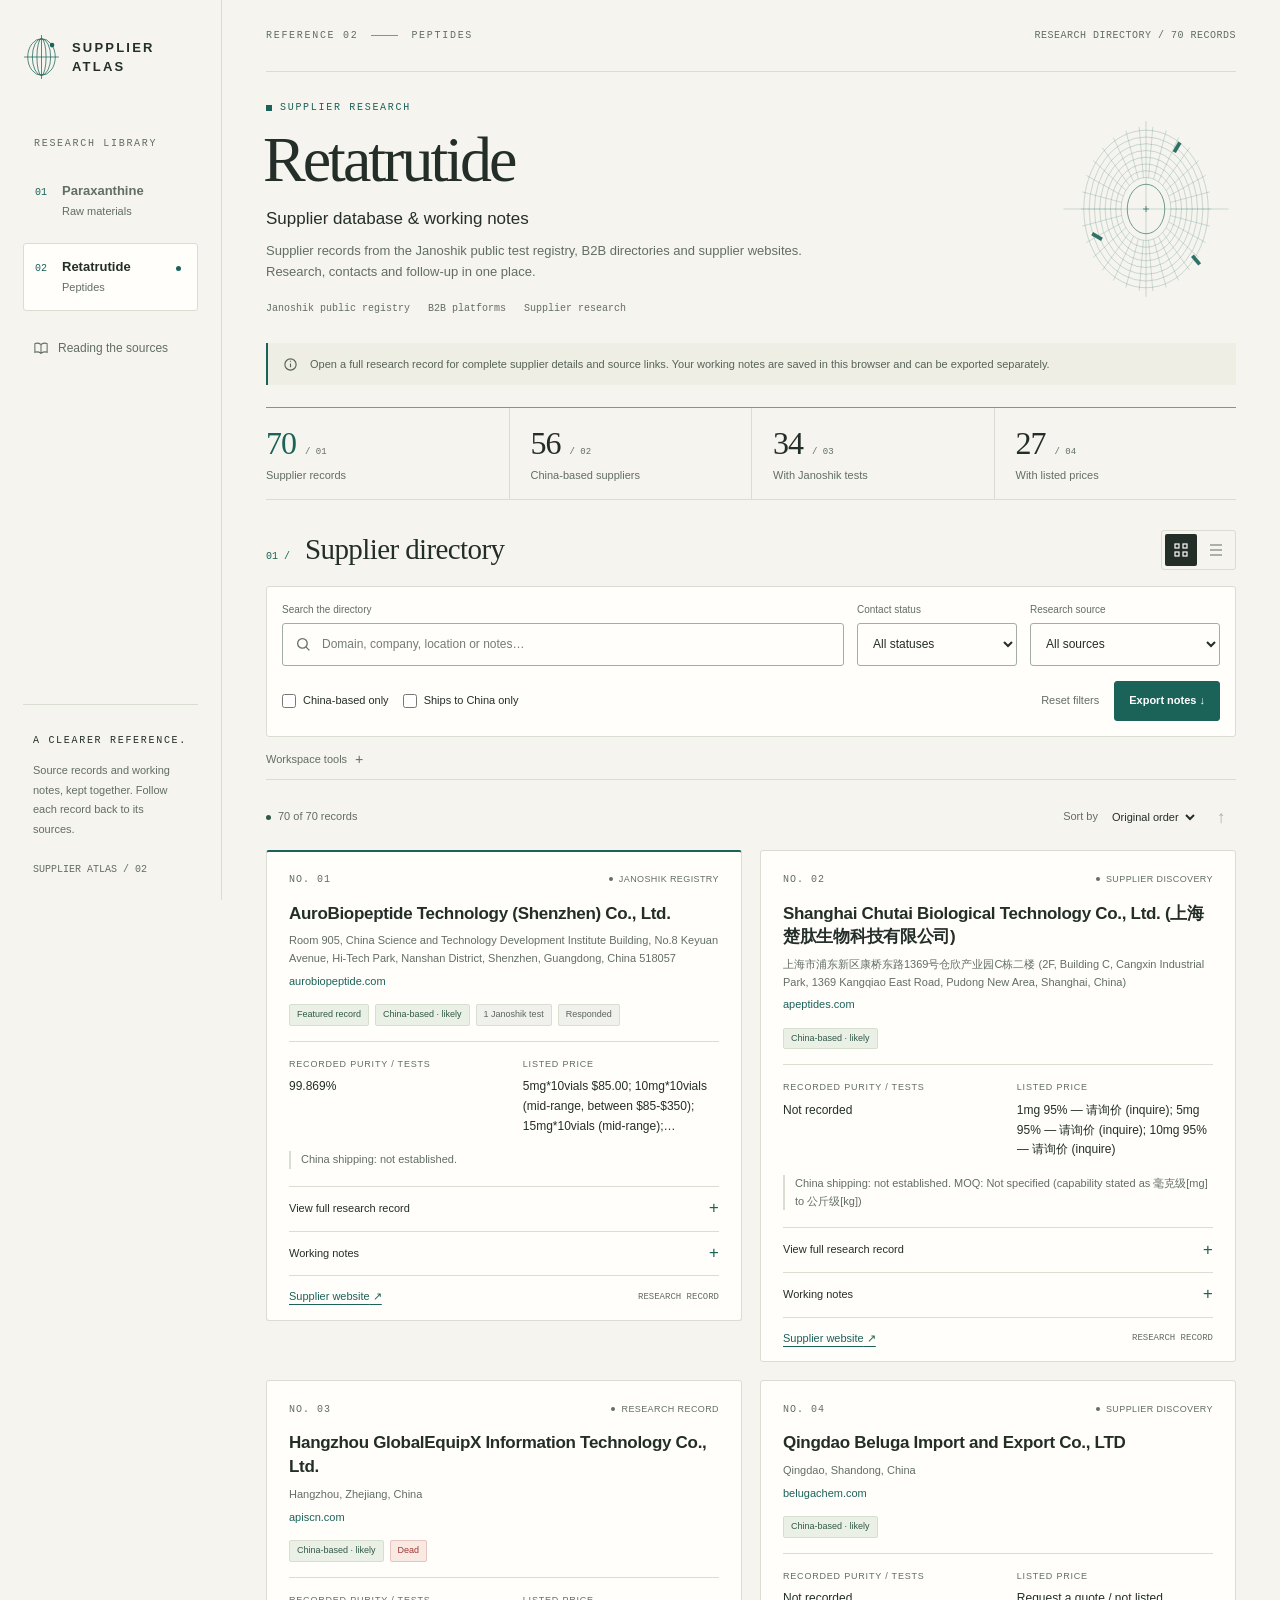
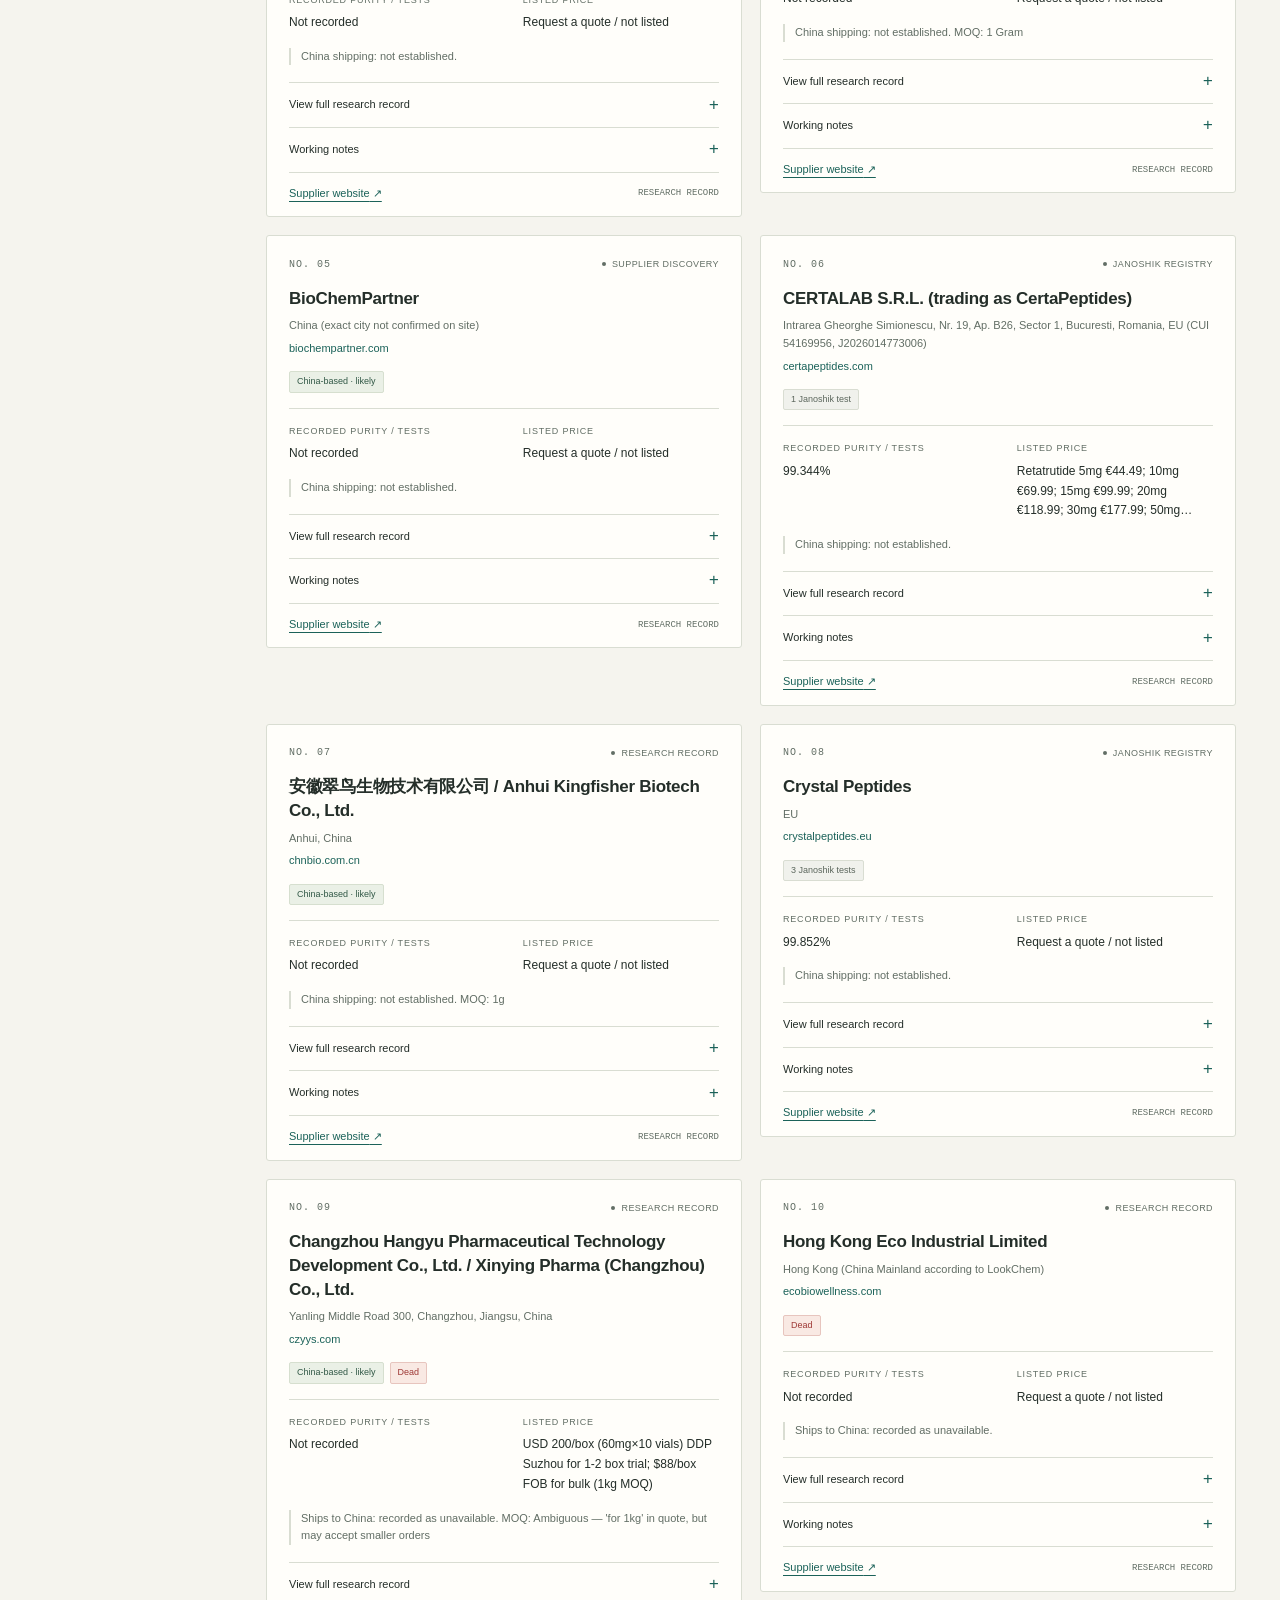
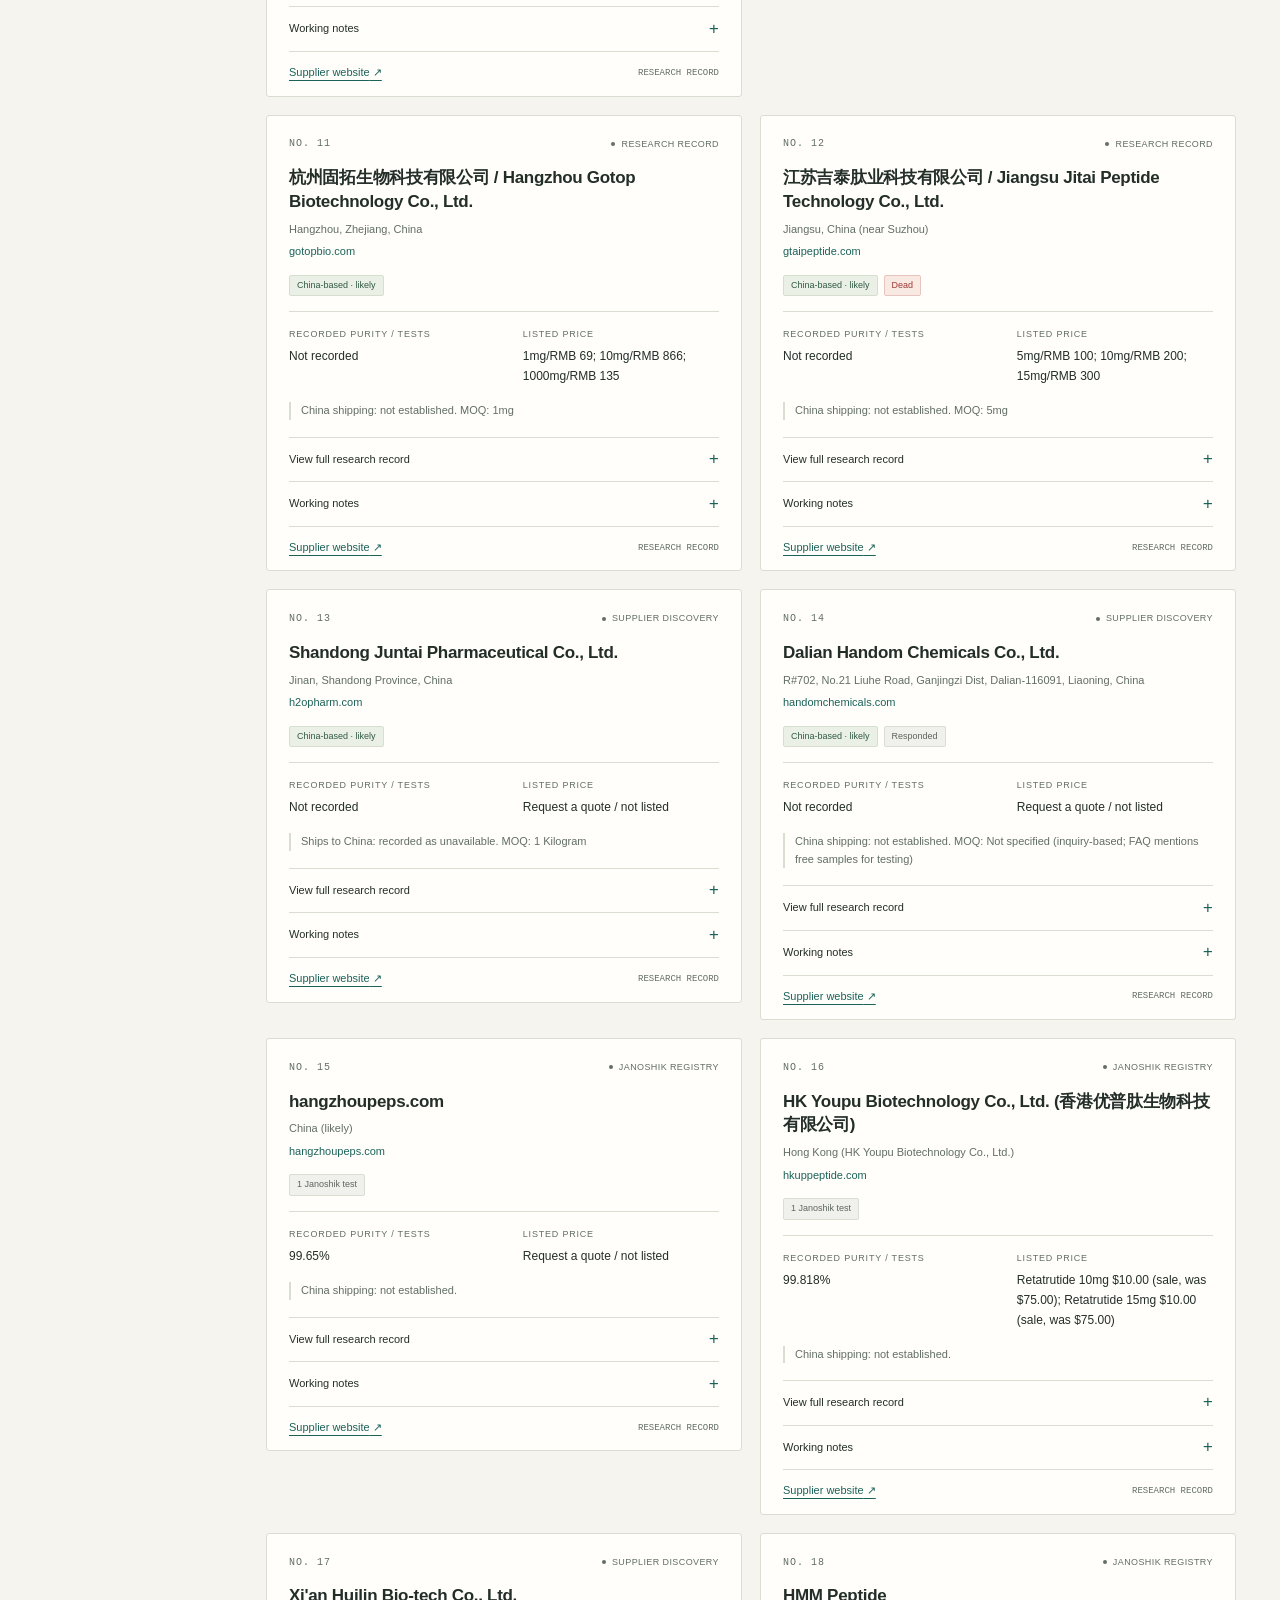
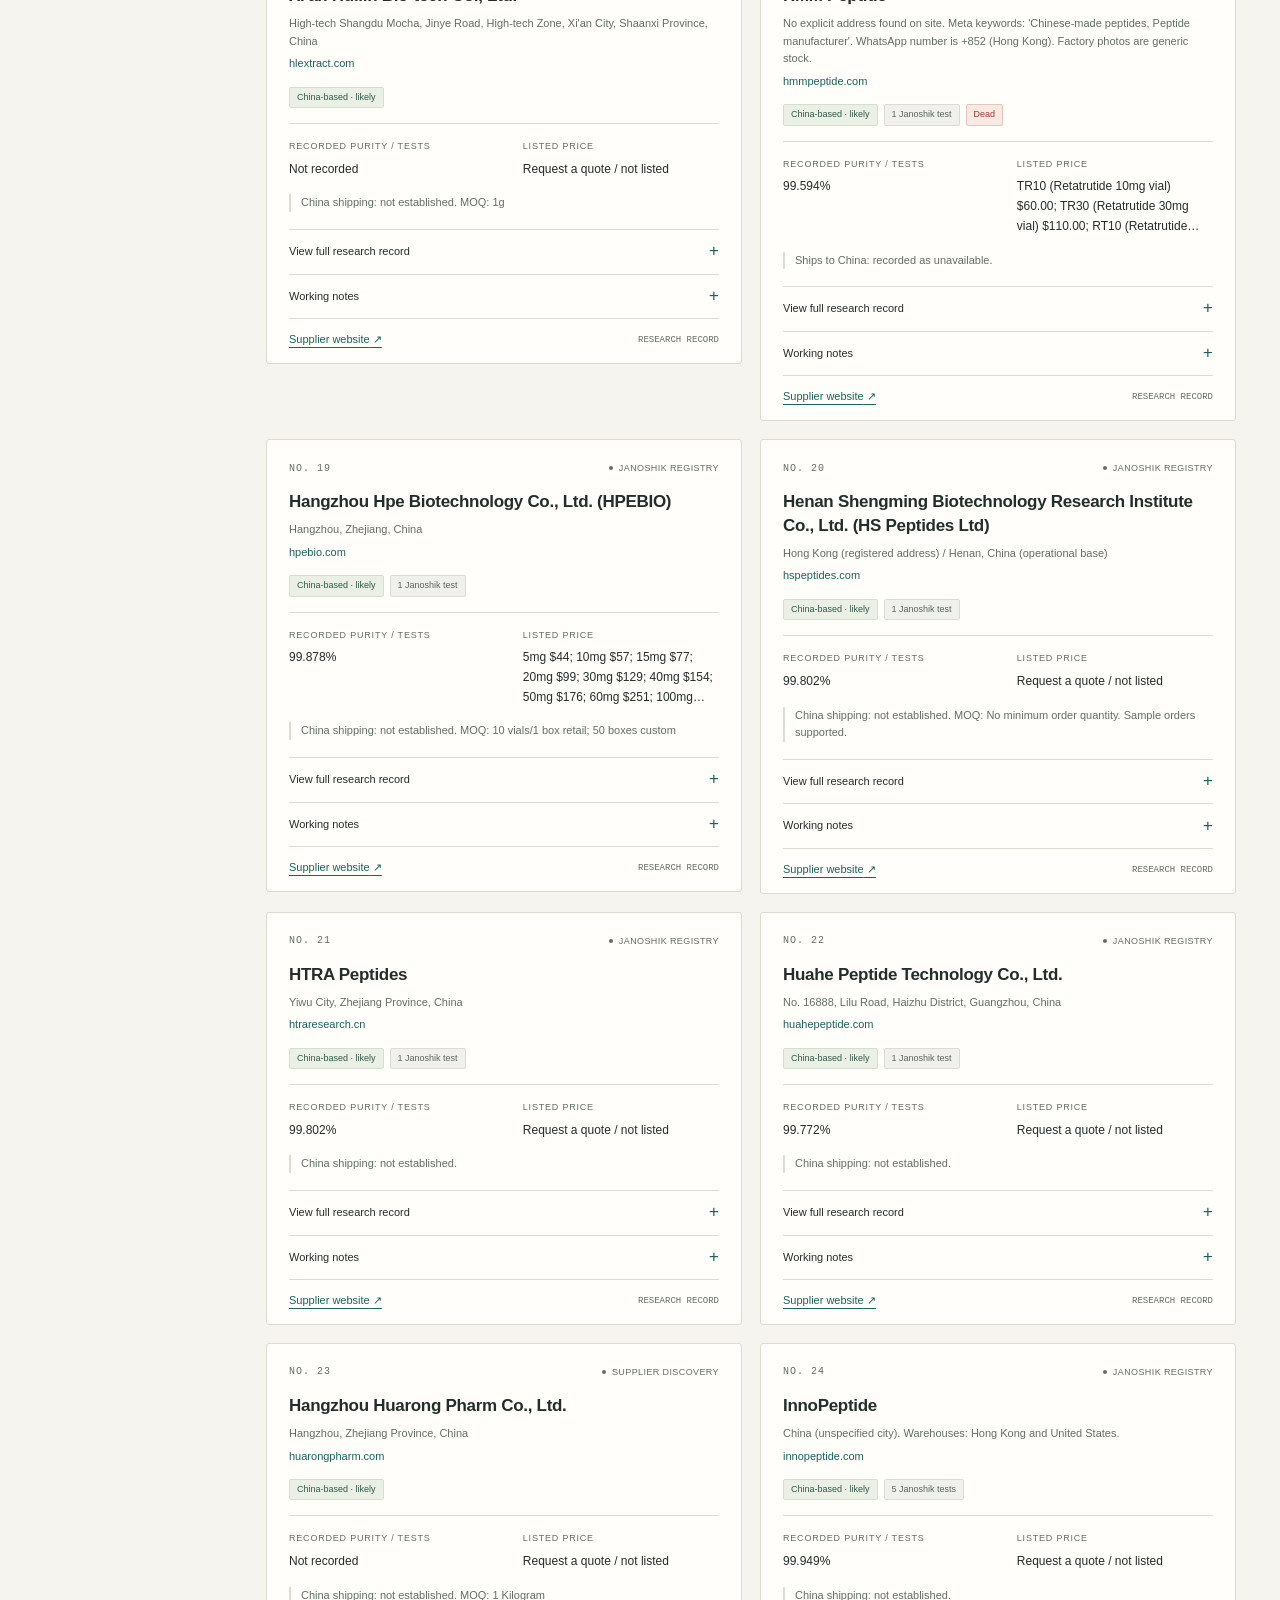
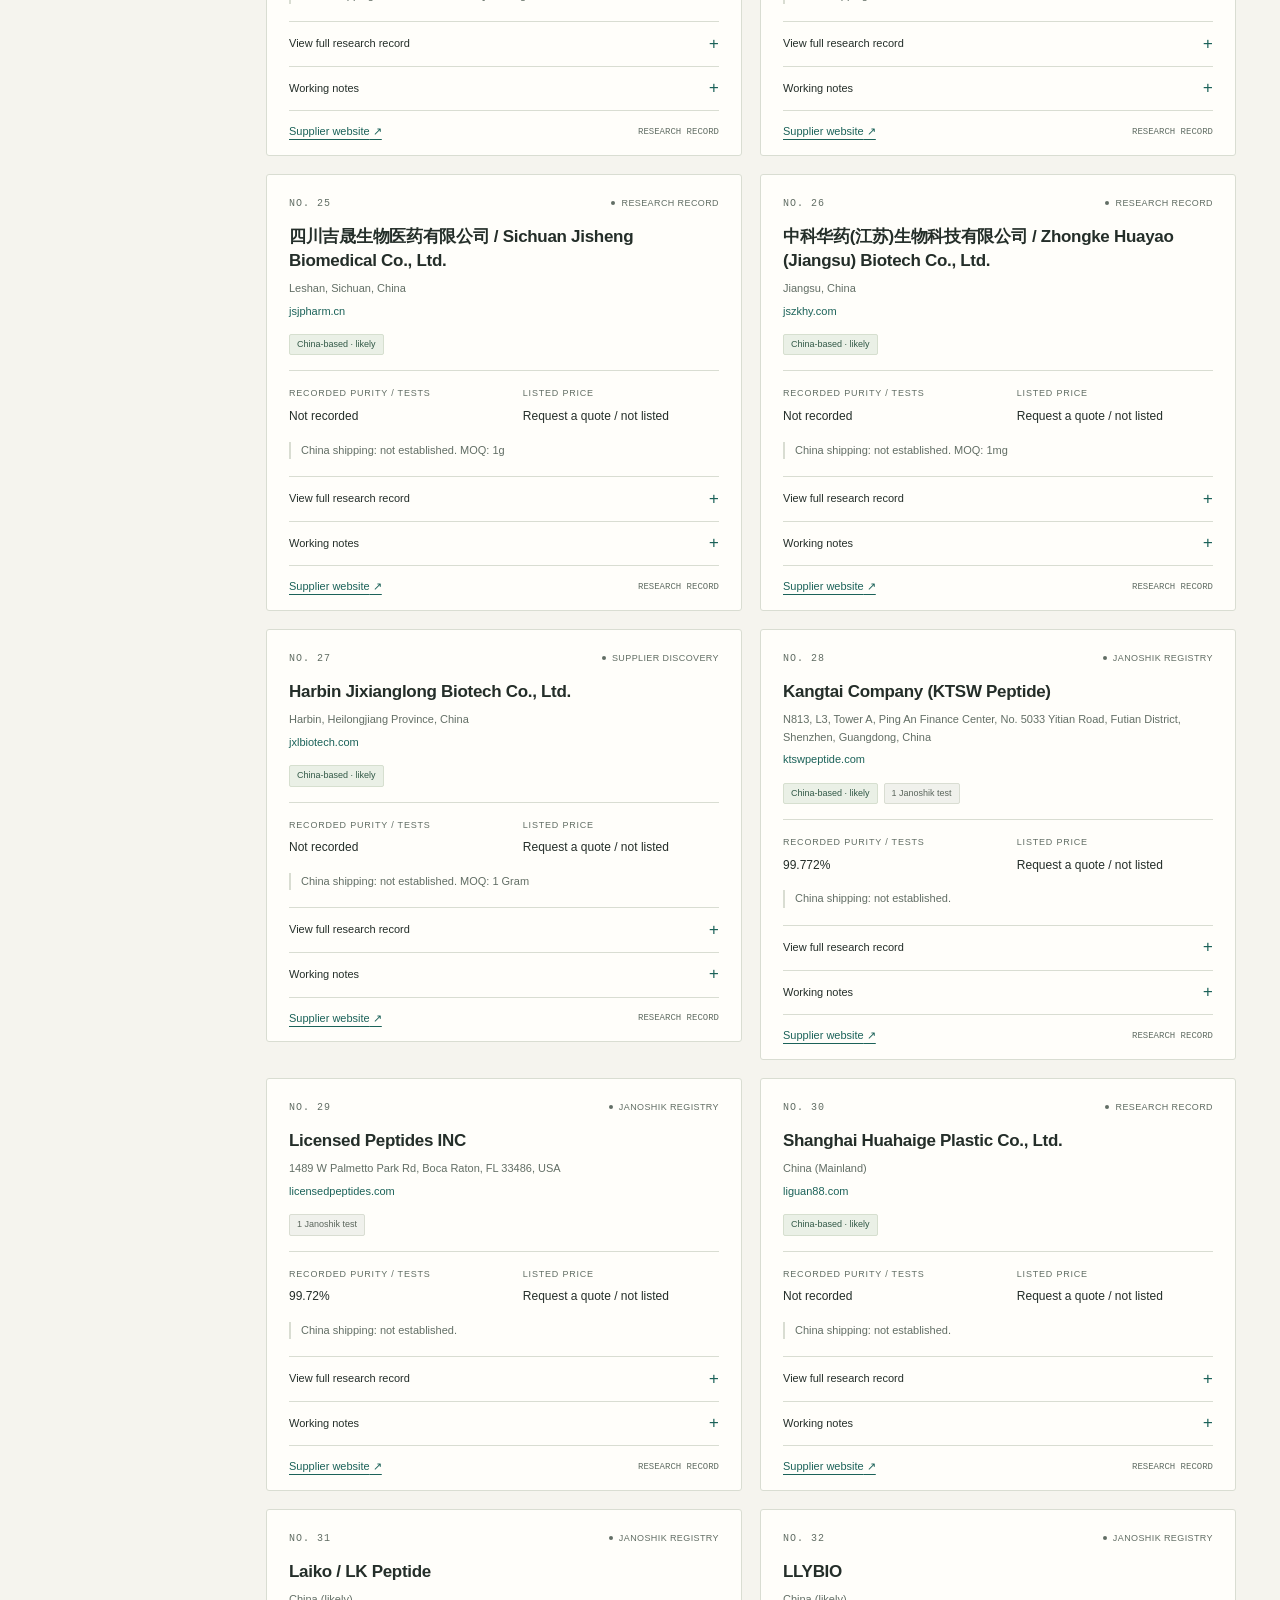
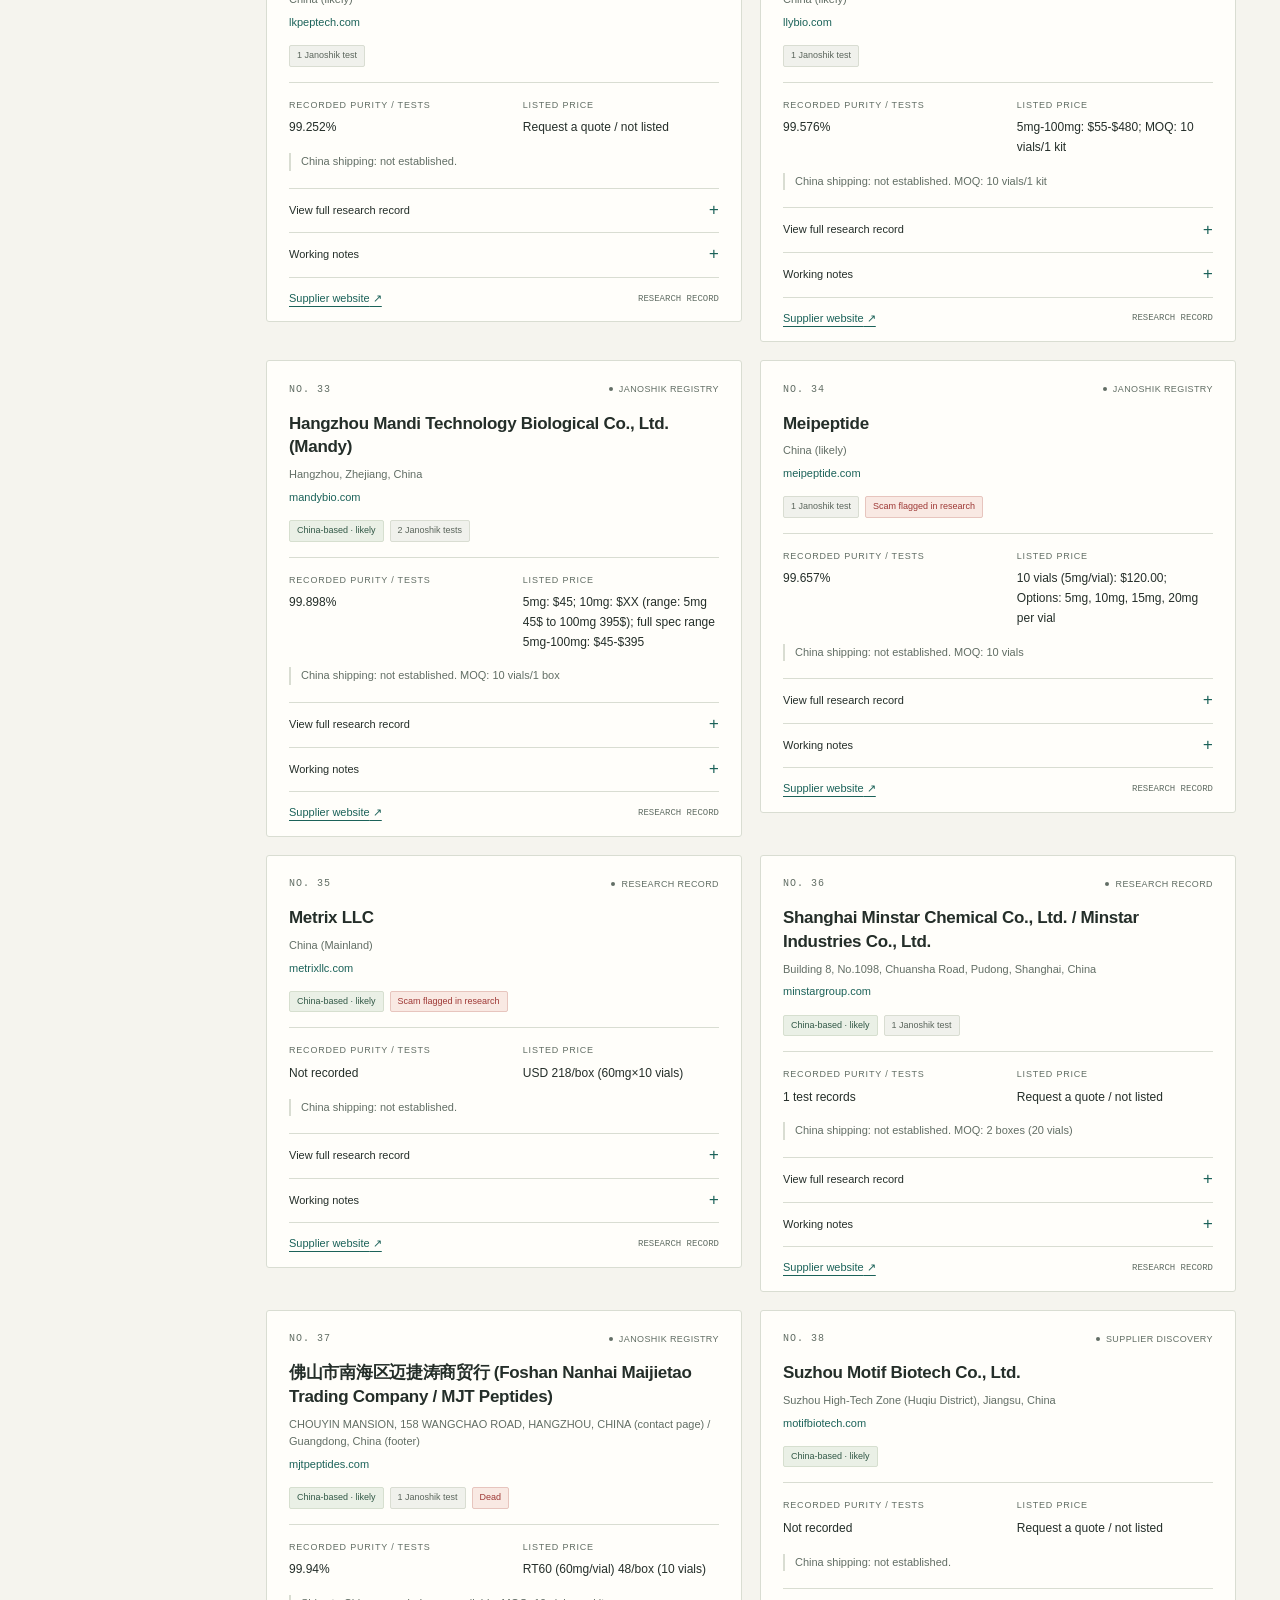
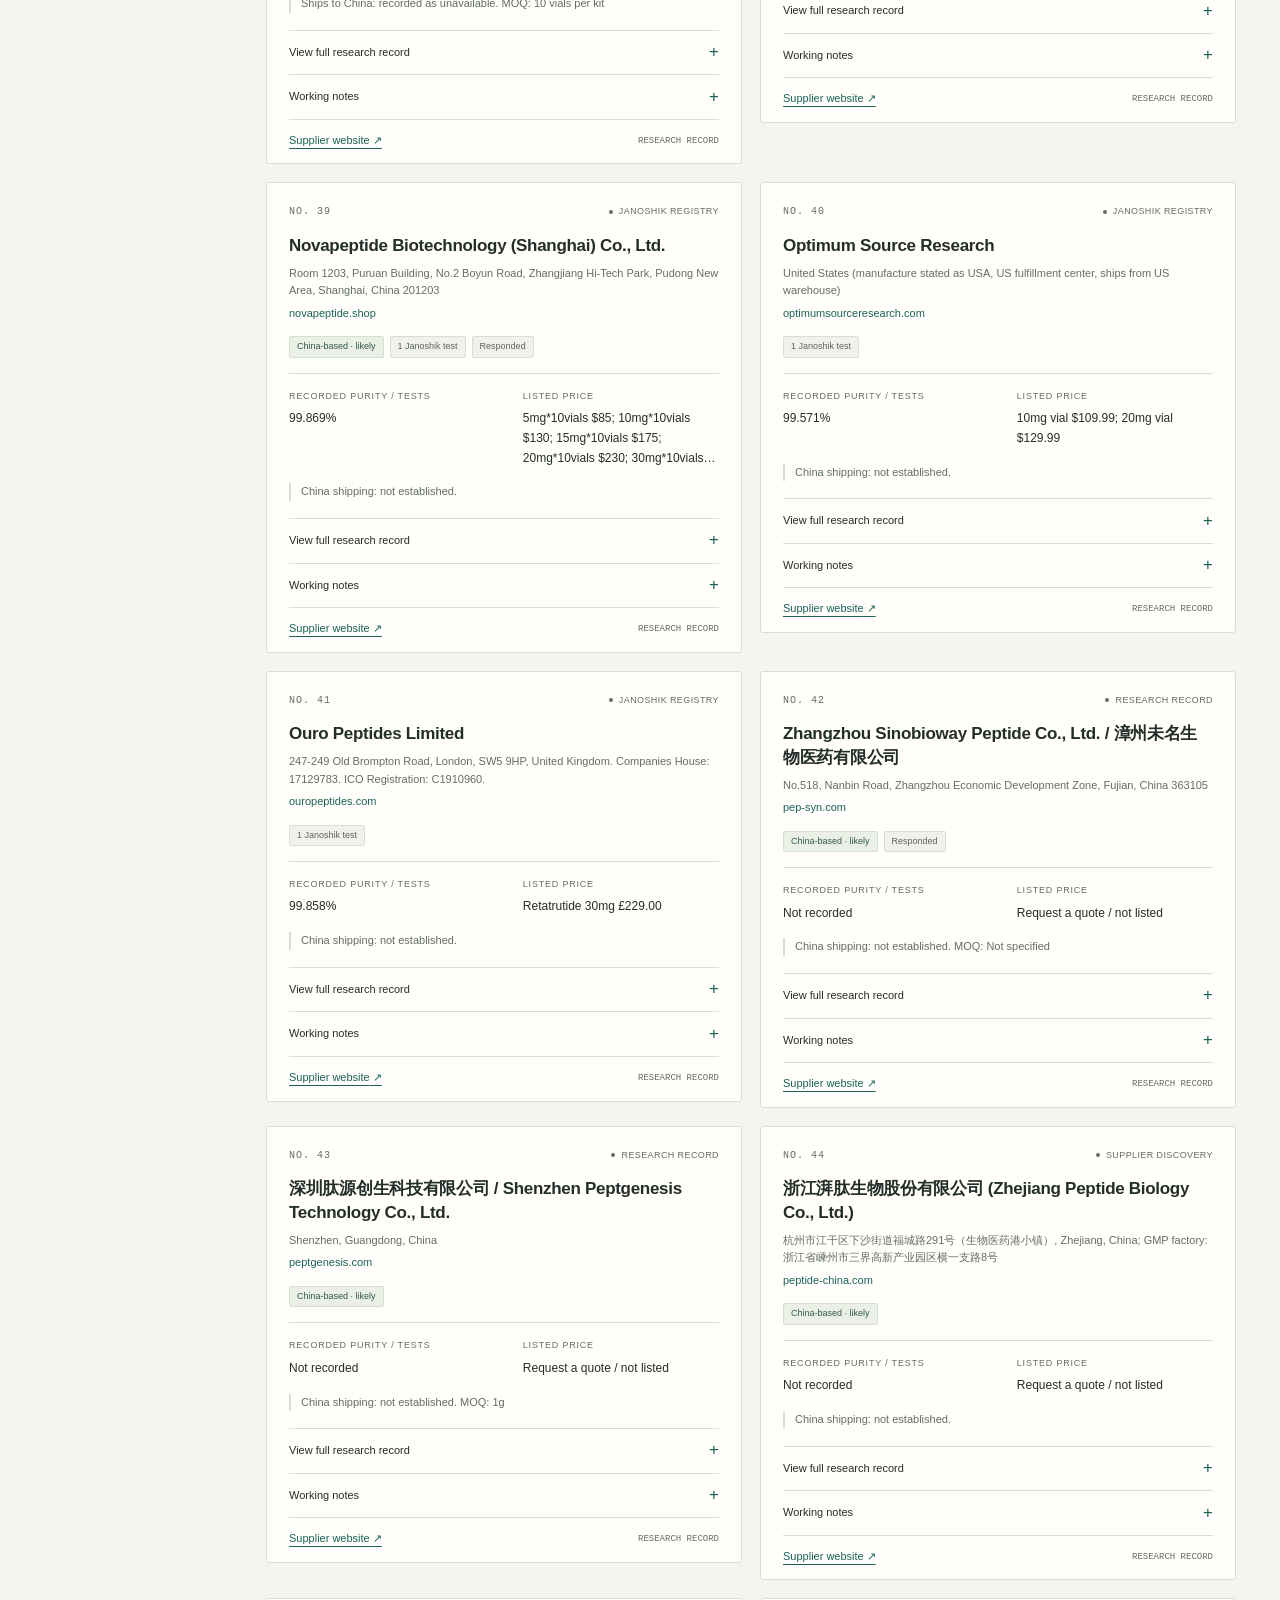
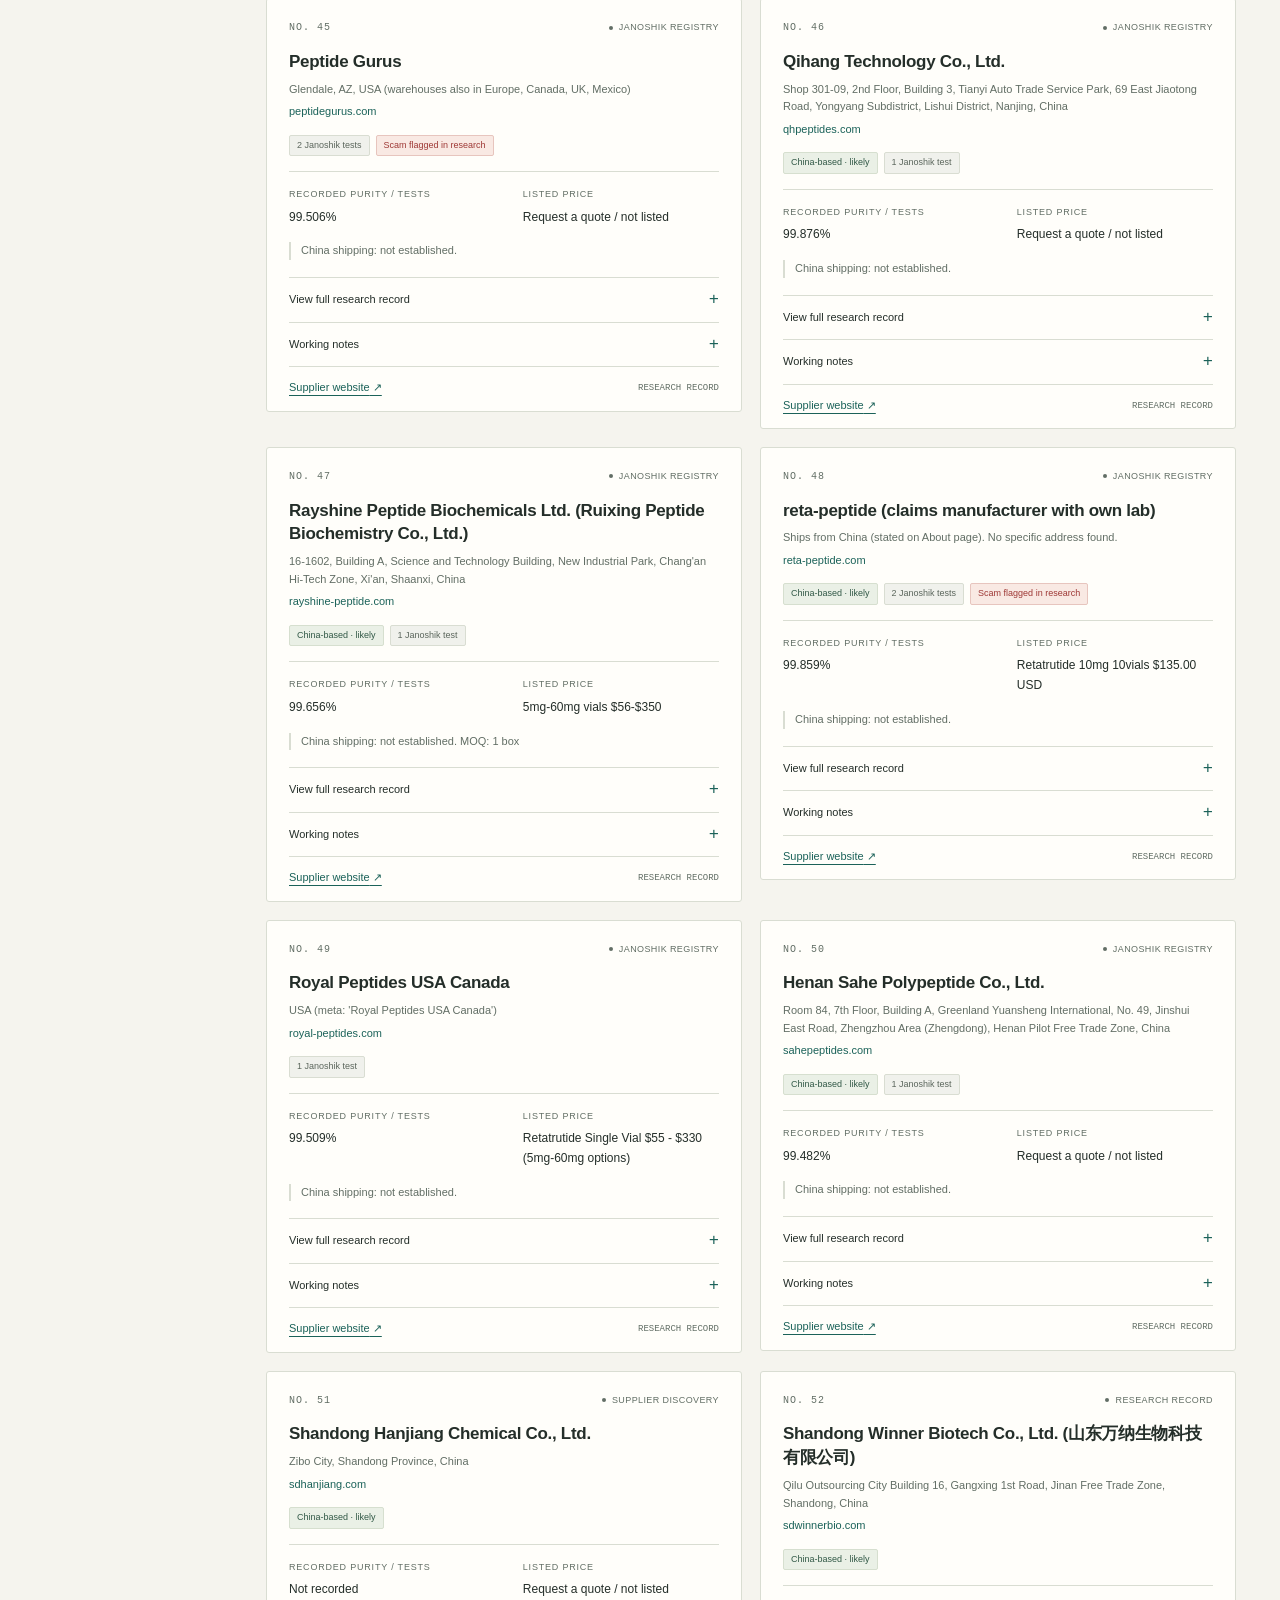
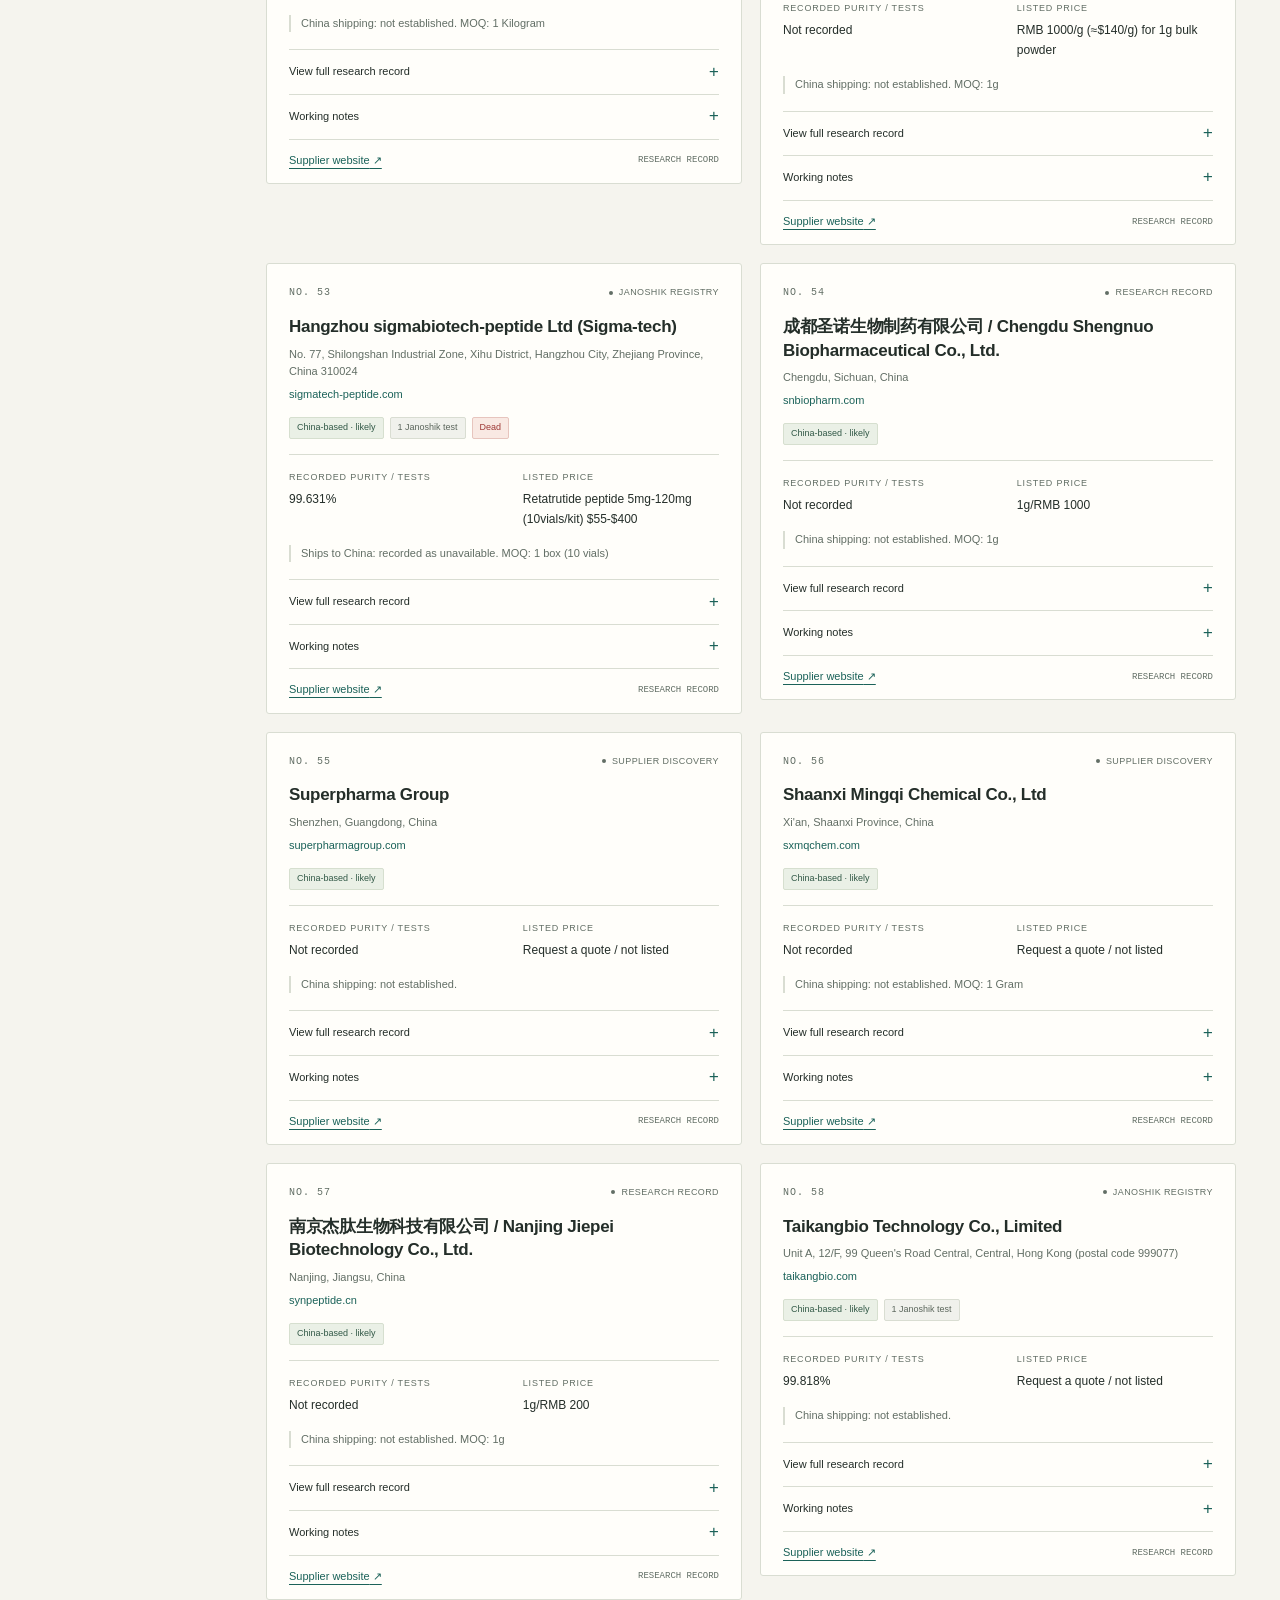
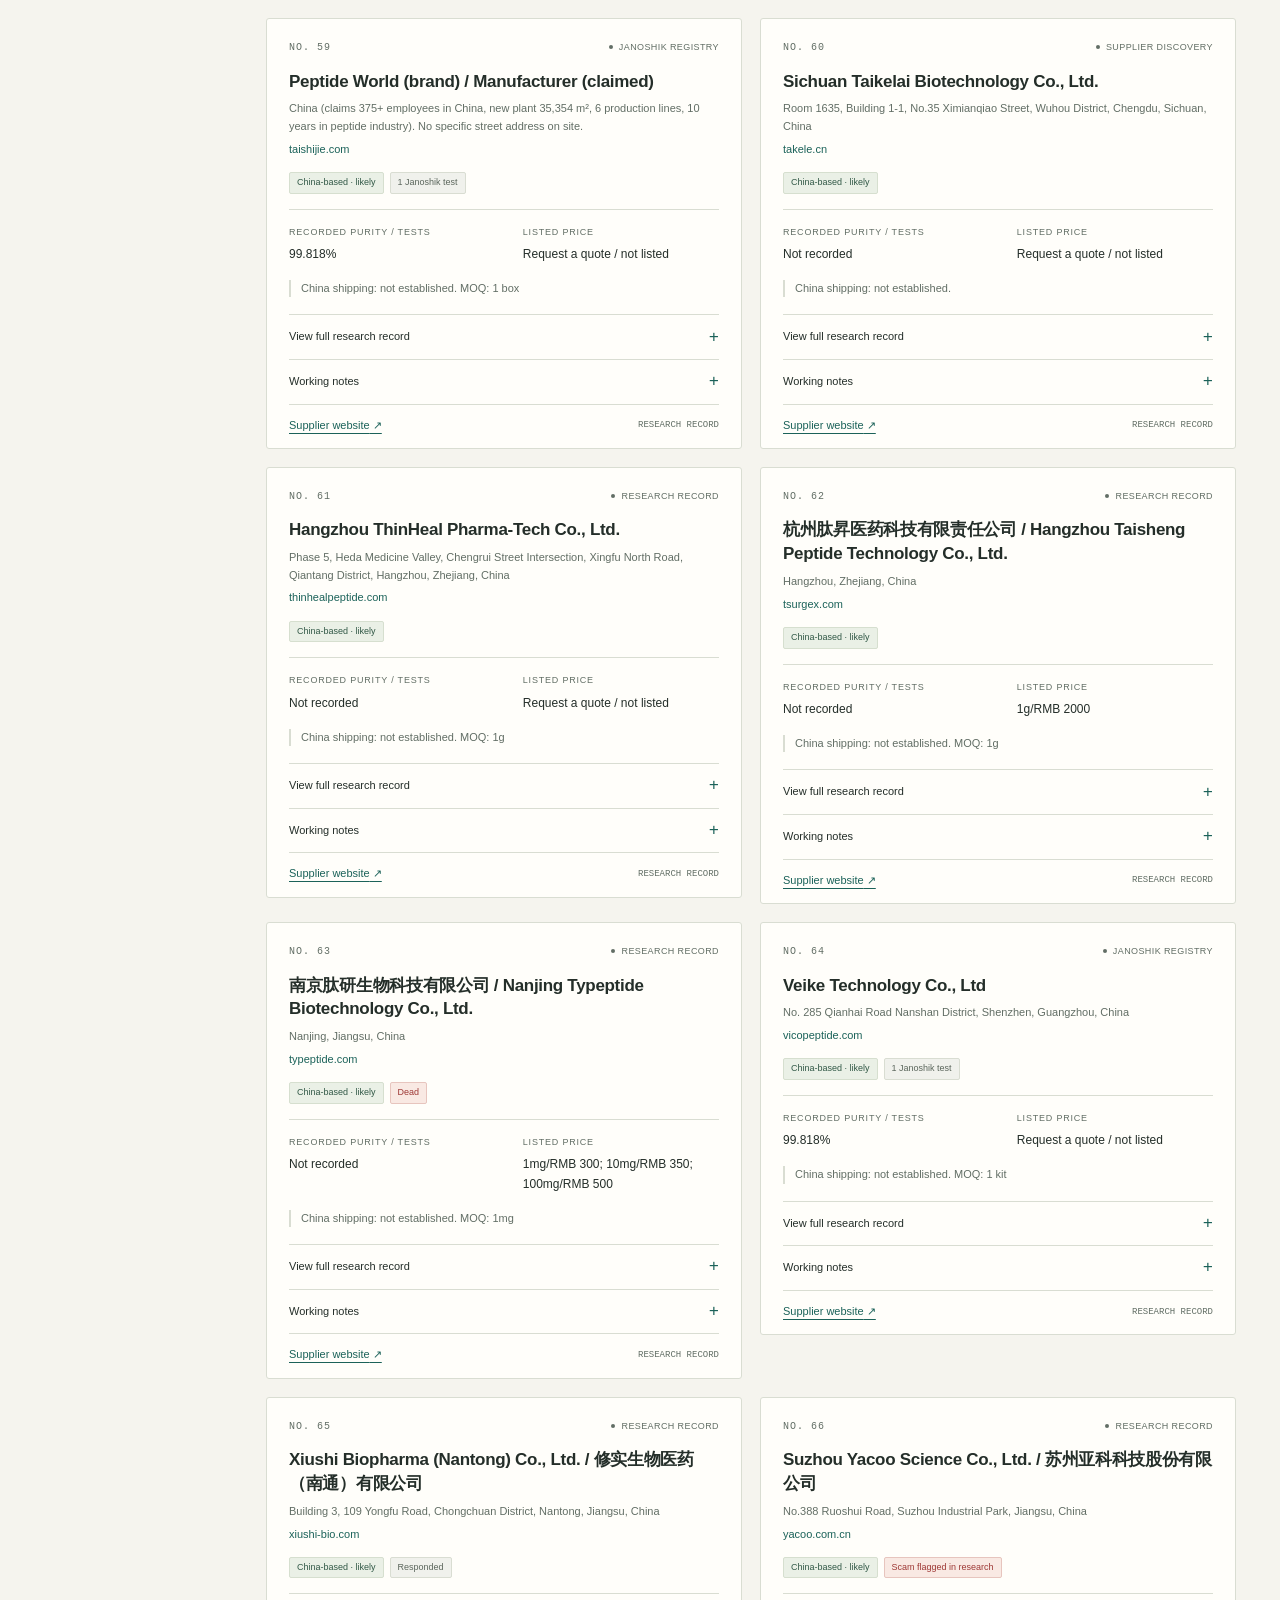
<file: index.html>
<!doctype html>
<html lang="en">
<head>
  <meta charset="utf-8">
  <meta name="viewport" content="width=device-width, initial-scale=1">
  <meta name="description" content="Supplier records from the Janoshik public test registry, B2B directories and supplier websites. Research, contacts and follow-up in one place.">
  <meta name="referrer" content="no-referrer">
  <meta name="theme-color" content="#f5f4ee">
  <title>Retatrutide Supplier Database — Supplier Atlas</title>
  <link rel="icon" href="data:,">
  <link rel="stylesheet" href="tokens.css?v=atlas-1">
  <link rel="stylesheet" href="styles.css?v=atlas-1">
  <script src="data.js?v=atlas-1" defer></script>
  <script src="app.js?v=atlas-1" defer></script>
</head>
<body data-compound="retatrutide">
  <a class="skip-link" href="#directory">Skip to supplier directory</a>
  <aside class="sidebar" aria-label="Research library">
    <a class="brand" href="https://gowanginc.github.io/retatrutide-suppliers/" aria-label="Supplier Atlas, Retatrutide reference"><svg class="brand-mark" viewBox="0 0 40 48" fill="none" stroke="currentColor" stroke-width=".8" aria-hidden="true"><ellipse cx="20" cy="24" rx="15" ry="20"/><ellipse cx="20" cy="24" rx="10" ry="20"/><ellipse cx="20" cy="24" rx="5" ry="20"/><path d="M1 24h38M20 0v48"/><circle cx="31.5" cy="11" r="2.5" fill="currentColor" stroke="none"/></svg><span class="brand-name">SUPPLIER<br>ATLAS</span></a><a class="mobile-browse" href="#directory">Directory ↓</a>
    <p class="eyebrow nav-heading">Research library</p>
    <nav class="compound-nav" aria-label="Compound references"><a href="https://gowanginc.github.io/paraxanthine-suppliers/"><span class="nav-number">01</span><span class="nav-title">Paraxanthine<span class="nav-sub">Raw materials</span></span></a><a href="https://gowanginc.github.io/retatrutide-suppliers/" aria-current="page"><span class="nav-number">02</span><span class="nav-title">Retatrutide<span class="nav-sub">Peptides</span></span><span class="nav-dot"></span></a></nav>
    <a class="sidebar-link" href="#methodology"><svg width="14" height="14" viewBox="0 0 16 16" fill="none" stroke="currentColor" stroke-width="1.2" aria-hidden="true"><path d="M8 4C5 2 3 2 1 3v10c2-1 4-1 7 1m0-10c3-2 5-2 7-1v10c-2-1-4-1-7 1V4Z"/></svg>Reading the sources</a>
    <div class="sidebar-bottom"><span class="eyebrow">A clearer reference.</span><p>Source records and working notes, kept together. Follow each record back to its sources.</p><span class="edition">SUPPLIER ATLAS / 02</span></div>
  </aside>
  <main class="main">
    <div class="topline"><span class="eyebrow">Reference 02<span class="divider"></span>Peptides</span><span class="topline-meta">RESEARCH DIRECTORY / 70 RECORDS</span></div>
    <header class="hero"><div class="hero-copy"><p class="eyebrow hero-kicker">Supplier research</p><h1>Retatrutide</h1><p class="hero-subtitle">Supplier database & working notes</p><p class="hero-description">Supplier records from the Janoshik public test registry, B2B directories and supplier websites. Research, contacts and follow-up in one place.</p><p class="identity"><span>Janoshik public registry</span><span>B2B platforms</span><span>Supplier research</span></p></div><svg class="hero-art" viewBox="0 0 240 240" fill="none" aria-hidden="true"><g stroke="currentColor" stroke-width=".55"><ellipse cx="120" cy="120" rx="33.18" ry="42" opacity=".55"/><ellipse cx="120" cy="120" rx="40.29" ry="51" opacity=".55"/><ellipse cx="120" cy="120" rx="47.40" ry="60" opacity=".55"/><ellipse cx="120" cy="120" rx="54.51" ry="69" opacity=".55"/><ellipse cx="120" cy="120" rx="61.62" ry="78" opacity=".55"/><ellipse cx="120" cy="120" rx="68.73" ry="87" opacity=".55"/><ellipse cx="120" cy="120" rx="75.84" ry="96" opacity=".55"/><ellipse cx="120" cy="120" rx="82.95" ry="105" opacity=".55"/><path d="M153.00 120.00L207.00 120.00" opacity=".5"/><path d="M152.28 128.73L205.10 142.87" opacity=".5"/><path d="M150.15 137.08L199.48 164.74" opacity=".5"/><path d="M146.70 144.69L190.38 184.66" opacity=".5"/><path d="M142.08 151.21L178.21 201.75" opacity=".5"/><path d="M136.50 156.37L163.50 215.26" opacity=".5"/><path d="M130.20 159.94L146.88 224.62" opacity=".5"/><path d="M123.45 161.77L129.09 229.40" opacity=".5"/><path d="M116.55 161.77L110.91 229.40" opacity=".5"/><path d="M109.80 159.94L93.12 224.62" opacity=".5"/><path d="M103.50 156.37L76.50 215.26" opacity=".5"/><path d="M97.92 151.21L61.79 201.75" opacity=".5"/><path d="M93.30 144.69L49.62 184.66" opacity=".5"/><path d="M89.85 137.08L40.52 164.74" opacity=".5"/><path d="M87.72 128.73L34.90 142.87" opacity=".5"/><path d="M87.00 120.00L33.00 120.00" opacity=".5"/><path d="M87.72 111.27L34.90 97.13" opacity=".5"/><path d="M89.85 102.92L40.52 75.26" opacity=".5"/><path d="M93.30 95.31L49.62 55.34" opacity=".5"/><path d="M97.92 88.79L61.79 38.25" opacity=".5"/><path d="M103.50 83.63L76.50 24.74" opacity=".5"/><path d="M109.80 80.06L93.12 15.38" opacity=".5"/><path d="M116.55 78.23L110.91 10.60" opacity=".5"/><path d="M123.45 78.23L129.09 10.60" opacity=".5"/><path d="M130.20 80.06L146.88 15.38" opacity=".5"/><path d="M136.50 83.63L163.50 24.74" opacity=".5"/><path d="M142.08 88.79L178.21 38.25" opacity=".5"/><path d="M146.70 95.31L190.38 55.34" opacity=".5"/><path d="M150.15 102.92L199.48 75.26" opacity=".5"/><path d="M152.28 111.27L205.10 97.13" opacity=".5"/></g><path d="M10 120h220M120 3v234" stroke="currentColor" stroke-width=".6" opacity=".5"/><ellipse cx="120" cy="120" rx="25" ry="33" stroke="currentColor" stroke-width=".9"/><path d="M116 120h8m-4-4v8" stroke="currentColor" stroke-width="1"/><rect x="163" y="30" width="5" height="15" fill="currentColor" transform="rotate(30 163 30)"/><rect x="47" y="155" width="5" height="15" fill="currentColor" transform="rotate(-60 47 155)"/><rect x="180" y="184" width="5" height="15" fill="currentColor" transform="rotate(-40 180 184)"/></svg></header>
    <div class="scope"><svg width="15" height="15" viewBox="0 0 16 16" fill="none" stroke="currentColor" stroke-width="1.2" aria-hidden="true"><circle cx="8" cy="8" r="6"/><path d="M8 7v4m0-7v1"/></svg><p>Open a full research record for complete supplier details and source links. Your working notes are saved in this browser and can be exported separately.</p></div>
    <section class="metrics" id="stats" aria-label="Dataset summary"></section>
    <section id="directory" aria-labelledby="directory-title" tabindex="-1">
      <div class="section-heading"><div class="heading-group"><span class="section-index">01 /</span><h2 id="directory-title">Supplier directory</h2></div><div class="view-toggle" role="group" aria-label="Directory layout"><button type="button" data-view-button="grid" aria-label="Grid view" aria-pressed="true" title="Grid view"><svg width="16" height="16" viewBox="0 0 16 16" fill="none" stroke="currentColor" stroke-width="1.2" aria-hidden="true"><rect x="2" y="2" width="4" height="4"/><rect x="10" y="2" width="4" height="4"/><rect x="2" y="10" width="4" height="4"/><rect x="10" y="10" width="4" height="4"/></svg></button><button type="button" data-view-button="list" aria-label="List view" aria-pressed="false" title="List view"><svg width="16" height="16" viewBox="0 0 16 16" fill="none" stroke="currentColor" stroke-width="1.2" aria-hidden="true"><path d="M2 3h12M2 8h12M2 13h12"/></svg></button></div></div>
      <form class="filters" id="filters" role="search" onsubmit="return false">
        <label class="field search-field"><span class="field-label">Search the directory</span><span class="search-box"><svg width="17" height="17" viewBox="0 0 16 16" fill="none" stroke="currentColor" stroke-width="1.2" aria-hidden="true"><circle cx="7" cy="7" r="4.5"/><path d="m10.5 10.5 3 3"/></svg><input id="search" type="search" placeholder="Domain, company, location or notes…" autocomplete="off"></span></label>
        <label class="field"><span class="field-label">Contact status</span><select id="statusFilter"><option value="">All statuses</option><option value="new">Not contacted</option><option value="contacted">Responded</option><option value="replied">In conversation</option><option value="ordered">Shipped</option><option value="dead">Dead</option></select></label><label class="field"><span class="field-label">Research source</span><select id="sourceFilter"><option value="all">All sources</option><option value="janoshik">Janoshik registry</option><option value="other">Other research sources</option></select></label>
        <div class="filter-options"><div class="checks"><label class="check"><input id="chinaOnly" type="checkbox">China-based only</label><label class="check"><input id="shipChinaOnly" type="checkbox">Ships to China only</label></div><div class="filter-actions"><button id="reset" type="button" class="text-button">Reset filters</button><button id="export" type="button" class="button">Export notes ↓</button></div></div>
      </form>
      <details class="workspace-tools"><summary>Workspace tools</summary><div class="workspace-actions"><button type="button" id="import" class="button secondary">Import notes ↑</button><button type="button" id="downloadHtml" class="button secondary">Download HTML ↓</button><button type="button" id="clearNotes" class="text-button">Clear saved notes</button><input class="sr-only" type="file" id="importFile" accept=".json,application/json" tabindex="-1" aria-label="Import notes JSON"></div><p class="saved-status" id="lastSaved"></p></details>
      <div class="results-toolbar"><p class="results-count" id="count" role="status" aria-live="polite"></p><div class="sort-control"><label class="sort-field"><span>Sort by</span><select id="sort"><option value="original">Original order</option><option value="company">Domain</option><option value="location">Location</option><option value="china">China-based</option><option value="tests">Test records</option></select></label><button type="button" id="sortDirection" class="sort-direction" aria-label="Sort descending" aria-pressed="false">↑</button></div></div>
      <div class="records" id="records" data-view="grid"></div>
      <div class="empty" id="empty" hidden><h3>No matching records.</h3><p>Try a broader search or clear your filters.</p><button id="emptyReset" type="button" class="button secondary">Reset filters</button></div>
    </section>
    <section class="methodology" id="methodology" aria-labelledby="method-title"><div class="methodology-header"><div class="heading-group"><span class="section-index">02 /</span><h2 id="method-title">Reading the sources</h2></div><span class="eyebrow">Context before conclusions</span></div><div class="method-grid"><div class="method-item"><span>01</span><div><h3>Follow the recorded sources</h3><p>This directory brings together the Janoshik public test registry, B2B platforms including LookChem and ChemicalBook, supplier websites and recorded research. Full source links remain in each record.</p></div></div><div class="method-item"><span>02</span><div><h3>Read the full record</h3><p>Open a research record for complete pricing, MOQ, contact details, shipping notes, certificate claims, related domains and research notes. Summary cards provide a way into those details.</p></div></div><div class="method-item"><span>03</span><div><h3>Track your own follow-up</h3><p>Working notes and contact status are saved in this browser using the existing notes store. Export them to keep a backup or import them on another device.</p></div></div><div class="method-item"><span>04</span><div><h3>Compare location and shipping</h3><p>China-based location and shipping to China are separate fields. Your “not shipping to China” note overrides the shipping filter without changing the underlying supplier record.</p></div></div></div></section>
    <footer class="footer"><p>Supplier Atlas <span aria-hidden="true">/</span> Retatrutide reference</p><p>Working notes stay in your browser. <a href="#directory">Back to directory ↑</a></p></footer>
    <noscript><p class="noscript">JavaScript is needed to display and filter this directory. The supplier dataset is available in data.js alongside this page.</p></noscript>
  </main>
  <div class="toast" id="toast" role="status" aria-live="polite"></div>
</body>
</html>
</file>
<file: tokens.css>
:root {
  --paper: #f5f4ee;
  --surface: #fffefa;
  --ink: #242e29;
  --muted: #626e65;
  --line: #d9ddd2;
  --line-strong: #879589;
  --accent: #9f432d;
  --accent-soft: #f8ece3;
  --green: #315846;
  --green-soft: #eaf0e6;
  --warning: #95552a;
  --warning-soft: #fbf0d9;
  --danger: #9e3835;
  --sans: -apple-system, BlinkMacSystemFont, 'Segoe UI', sans-serif;
  --serif: 'Iowan Old Style', 'Palatino Linotype', 'Book Antiqua', Georgia, serif;
  --mono: 'SFMono-Regular', Consolas, 'Liberation Mono', monospace;
}
body[data-compound='retatrutide'] { --accent: #1b6259; --accent-soft: #e6eeea; }
</file>
<file: styles.css>
* { box-sizing: border-box; }
html { scroll-behavior: smooth; scroll-padding-top: 30px; }
body { margin: 0; background: var(--paper); color: var(--ink); font: 14px/1.6 var(--sans); -webkit-font-smoothing: antialiased; }
button, input, select, textarea { font: inherit; color: inherit; }
button, a, summary, input, select, textarea { -webkit-tap-highlight-color: transparent; }
button, summary { cursor: pointer; }
a { color: var(--accent); text-underline-offset: 4px; }
a:hover { text-decoration-thickness: 2px; }
button { border: 0; }
button, .button { transition: background .16s, border-color .16s, color .16s; }
:focus-visible { outline: 2px solid var(--accent); outline-offset: 4px; }
h1, h2, h3, p { margin: 0; }
svg { display: block; flex-shrink: 0; }
[hidden] { display: none !important; }
.sr-only { position: absolute; width: 1px; height: 1px; padding: 0; margin: -1px; overflow: hidden; clip-path: inset(50%); white-space: nowrap; border: 0; }
.skip-link { position: fixed; top: 12px; left: 12px; z-index: 20; padding: 12px 20px; color: white; background: var(--ink); transform: translateY(-160%); }
.skip-link:focus { transform: translateY(0); }
.sidebar { width: 222px; padding: 35px 23px 25px; position: fixed; inset: 0 auto 0 0; border-right: 1px solid var(--line); display: flex; flex-direction: column; background: var(--paper); }
.brand { color: var(--ink); text-decoration: none; display: flex; gap: 12px; align-items: center; }
.brand-name { font-size: 13px; font-weight: 750; letter-spacing: 2.2px; line-height: 1.5; }
.brand-mark { width: 37px; height: 44px; color: var(--accent); }
.eyebrow { font: 10px/1.5 var(--mono); letter-spacing: 1.7px; text-transform: uppercase; }
.nav-heading { color: var(--muted); margin: 57px 11px 16px; }
.compound-nav { display: grid; gap: 9px; }
.compound-nav a { display: grid; grid-template-columns: 24px 1fr 10px; align-items: start; gap: 3px; padding: 13px 11px; color: var(--muted); text-decoration: none; border: 1px solid transparent; border-radius: 3px; }
.compound-nav a:hover { border-color: var(--line); color: var(--ink); }
.compound-nav a[aria-current='page'] { background: var(--surface); border-color: var(--line); color: var(--ink); }
.nav-number { font: 10px/23px var(--mono); color: var(--accent); }
.nav-title { font-size: 13px; font-weight: 650; }
.nav-sub { display: block; font-size: 11px; font-weight: 400; color: var(--muted); margin-top: 1px; }
.nav-dot { width: 5px; height: 5px; border-radius: 50%; background: var(--accent); margin-top: 9px; }
.sidebar-link { display: flex; align-items: center; gap: 10px; color: var(--muted); font-size: 12px; margin: 28px 11px; text-decoration: none; }
.sidebar-bottom { margin-top: auto; border-top: 1px solid var(--line); padding: 22px 10px 0; }
.sidebar-bottom p { font-size: 11px; color: var(--muted); margin-top: 11px; line-height: 1.8; }
.sidebar-bottom .edition { display: block; font: 10px var(--mono); margin-top: 24px; color: var(--muted); }
.main { margin-left: 222px; padding: 0 44px; max-width: 1710px; }
.topline { min-height: 88px; border-bottom: 1px solid var(--line); display: flex; align-items: center; justify-content: space-between; gap: 20px; color: var(--muted); }
.topline .eyebrow { display: flex; align-items: center; gap: 13px; }
.topline .divider { width: 27px; height: 1px; background: var(--line-strong); }
.topline-meta { font: 10px var(--mono); letter-spacing: .5px; text-align: right; }
.hero { position: relative; padding: 43px 0 32px; display: grid; grid-template-columns: minmax(0,1fr) 210px; align-items: center; gap: 25px; }
.hero-kicker { color: var(--accent); display: flex; align-items: center; gap: 8px; margin-bottom: 11px; }
.hero-kicker::before { content: ''; display: block; width: 6px; height: 6px; background: var(--accent); }
h1 { font: 400 clamp(45px, 5.4vw, 80px)/1.06 var(--serif); letter-spacing: -3px; margin-left: -3px; }
.hero-subtitle { font-size: 17px; margin-top: 11px; }
.hero-description { max-width: 570px; color: var(--muted); margin-top: 9px; font-size: 13px; }
.identity { color: var(--muted); display: flex; flex-wrap: wrap; gap: 5px 18px; font: 10px/1.8 var(--mono); margin-top: 17px; }
.hero-art { width: 210px; height: 210px; color: var(--accent); opacity: .9; }
.scope { display: flex; align-items: flex-start; gap: 12px; background: #eeeee5; border-left: 2px solid var(--accent); padding: 12px 15px; color: #566357; font-size: 11px; line-height: 1.7; margin-bottom: 28px; }
.scope svg { margin-top: 2px; }
.metrics { display: grid; grid-template-columns: repeat(4,minmax(0,1fr)); border-top: 1px solid var(--line-strong); border-bottom: 1px solid var(--line); margin-bottom: 39px; }
.metric { padding: 19px 0 17px 21px; border-left: 1px solid var(--line); }
.metric:first-child { border-left: 0; padding-left: 0; }
.metric-top { display: flex; align-items: baseline; gap: 9px; }
.metric-value { font: 400 36px/1.25 var(--serif); letter-spacing: -1px; }
.metric:first-child .metric-value { color: var(--accent); }
.metric-index { color: var(--muted); font: 9px var(--mono); }
.metric-label { color: var(--muted); font-size: 11px; margin-top: 4px; }
.section-heading { display: flex; justify-content: space-between; align-items: center; gap: 12px; margin-bottom: 20px; }
.heading-group { display: flex; align-items: baseline; gap: 15px; }
h2 { font: 400 29px/1.2 var(--serif); letter-spacing: -.6px; }
.section-index { font: 10px var(--mono); color: var(--accent); }
.view-toggle { display: flex; gap: 3px; padding: 3px; border: 1px solid var(--line); border-radius: 3px; }
.view-toggle button { background: transparent; padding: 6px 8px; color: var(--muted); border-radius: 2px; min-height: 32px; }
.view-toggle button[aria-pressed='true'] { background: var(--ink); color: var(--surface); }
.view-toggle button:hover { background: var(--line); color: var(--ink); }
.filters { padding: 17px; border: 1px solid var(--line); background: var(--surface); border-radius: 3px; display: grid; grid-template-columns: minmax(180px,1fr) 160px 190px; gap: 13px; }
.field { display: grid; align-content: start; gap: 6px; min-width: 0; }
.field-label { color: var(--muted); font-size: 10px; line-height: 1.5; }
.search-box { position: relative; }
.search-box svg { position: absolute; left: 13px; top: 13px; color: var(--muted); pointer-events: none; }
.search-box input { padding-left: 39px; }
input[type='search'], select, textarea { width: 100%; min-width: 0; border: 1px solid #a3aea3; border-radius: 3px; background: var(--surface); font-size: 12px; }
input[type='search'], select { height: 43px; padding: 0 11px; }
input[type='search'] { padding-left: 39px; }
input::placeholder, textarea::placeholder { color: #737d74; opacity: 1; }
select { cursor: pointer; }
.filter-options { grid-column: 1/-1; display: flex; align-items: center; justify-content: space-between; gap: 14px; padding-top: 2px; }
.checks { display: flex; flex-wrap: wrap; align-items: center; gap: 14px; }
.check { display: inline-flex; align-items: center; gap: 7px; font-size: 11px; min-height: 28px; cursor: pointer; }
input[type='checkbox'] { width: 14px; height: 14px; accent-color: var(--accent); margin: 0; cursor: pointer; flex-shrink: 0; }
.filter-actions { display: flex; gap: 15px; align-items: center; }
.text-button { font-size: 11px; color: var(--muted); background: transparent; padding: 4px 0; min-height: 32px; }
.text-button:hover { color: var(--accent); text-decoration: underline; text-underline-offset: 3px; }
.button { display: inline-flex; align-items: center; justify-content: center; gap: 8px; padding: 10px 14px; min-height: 40px; background: var(--accent); color: white; border: 1px solid var(--accent); border-radius: 3px; font-size: 11px; font-weight: 600; text-decoration: none; white-space: nowrap; }
.button:hover { background: var(--ink); border-color: var(--ink); color: white; }
.button.secondary { border-color: var(--line-strong); background: transparent; color: var(--ink); }
.button.secondary:hover { background: var(--green-soft); }
.results-toolbar { display: flex; justify-content: space-between; gap: 16px; align-items: center; margin: 17px 0 13px; font-size: 11px; color: var(--muted); }
.results-count { display: flex; align-items: center; gap: 7px; }
.results-count::before { content: ''; width: 5px; height: 5px; border-radius: 50%; background: var(--green); }
.sort-field { display: flex; gap: 7px; align-items: center; }
.sort-control { display: flex; align-items: center; gap: 8px; }
.sort-direction { color: var(--accent); background: transparent; min-width: 30px; min-height: 40px; font-size: 17px; }
.sort-direction:hover { background: var(--green-soft); }
.sort-direction:disabled { color: var(--muted); opacity: .5; cursor: default; }
.sort-field select { height: 30px; width: auto; max-width: 205px; padding: 0 3px; background: transparent; border: 0; color: var(--ink); font-size: 11px; }
.records { display: grid; grid-template-columns: repeat(2,minmax(0,1fr)); gap: 18px; align-items: start; }
.record { min-width: 0; background: var(--surface); border: 1px solid var(--line); border-radius: 3px; padding: 21px 22px 0; transition: border-color .16s; }
.record:hover { border-color: var(--line-strong); }
.record.featured { border-top: 2px solid var(--accent); padding-top: 20px; }
.record-top { display: flex; align-items: center; justify-content: space-between; gap: 10px; margin-bottom: 15px; }
.record-number { font: 10px var(--mono); color: var(--muted); letter-spacing: 1px; }
.record-source { display: flex; align-items: center; gap: 6px; font-size: 9px; letter-spacing: .4px; color: var(--muted); text-transform: uppercase; }
.record-source::before { content: ''; width: 4px; height: 4px; border-radius: 50%; background: currentColor; }
.record h3 { font-size: 17px; font-weight: 600; letter-spacing: -.3px; line-height: 1.4; overflow-wrap: anywhere; }
.record-location { font-size: 11px; color: var(--muted); margin-top: 7px; overflow-wrap: anywhere; }
.record-domain { display: inline-block; margin-top: 5px; font-size: 11px; overflow-wrap: anywhere; text-decoration: none; }
.badges { display: flex; flex-wrap: wrap; gap: 6px; margin: 13px 0; }
.badge { display: inline-flex; align-items: center; gap: 5px; padding: 3px 7px; border: 1px solid #d6dfcf; background: var(--green-soft); color: var(--green); border-radius: 2px; font-size: 9px; line-height: 1.5; }
.badge.neutral { background: #f0f1ec; color: #5b665c; border-color: var(--line); }
.badge.warning { background: var(--warning-soft); color: var(--warning); border-color: #ead8b6; }
.badge.danger { background: #f9e9e3; color: var(--danger); border-color: #e7c5be; }
.record-facts { display: grid; grid-template-columns: 1.1fr 1fr; gap: 18px; margin: 15px 0; padding-top: 15px; border-top: 1px solid var(--line); }
dt { color: var(--muted); font-size: 9px; letter-spacing: .8px; text-transform: uppercase; margin-bottom: 6px; }
dd { margin: 0; font-size: 12px; line-height: 1.65; overflow-wrap: anywhere; }
.record-facts dd { font-weight: 500; }
.record-warning { display: flex; gap: 8px; align-items: flex-start; color: var(--warning); font-size: 11px; padding: 10px 0 12px; }
.record-warning svg { margin-top: 2px; }
.restriction { border-left: 2px solid var(--line); padding-left: 10px; font-size: 11px; color: var(--muted); margin: 4px 0 17px; }
.record-details { border-top: 1px solid var(--line); }
summary { list-style: none; }
summary::-webkit-details-marker { display: none; }
.record-details > summary { padding: 13px 0; display: flex; justify-content: space-between; align-items: center; font-size: 11px; font-weight: 500; }
.record-details > summary::after { content: '+'; font: 17px/1 var(--mono); color: var(--accent); }
.record-details[open] > summary::after { content: '−'; }
.record-details[open] > summary { color: var(--accent); }
.record-details dl { display: grid; gap: 17px; margin: 3px 0 20px; }
.record-details dd { font-size: 11px; color: #515d53; white-space: pre-line; }
.record-details a { overflow-wrap: anywhere; }
.source-links { display: flex; flex-wrap: wrap; gap: 8px 16px; }
.source-links a { font-size: 11px; }
.source-links a::after { content: ' ↗'; }
.record-footer { border-top: 1px solid var(--line); margin-top: 0; padding: 12px 0 14px; display: flex; justify-content: space-between; align-items: center; gap: 10px; }
.record-footer > span { color: var(--muted); font: 9px var(--mono); }
.note-editor { padding: 4px 0 18px; display: grid; gap: 12px; }
.note-editor textarea { min-height: 100px; padding: 10px; resize: vertical; line-height: 1.6; }
.note-editor .field-label { font-size: 11px; }
.note-editor .check { align-items: flex-start; }
.note-editor .check input { margin-top: 3px; }
.note-help { font-size: 10px; color: var(--muted); }
.compact-text { display: -webkit-box; -webkit-line-clamp: 3; -webkit-box-orient: vertical; overflow: hidden; }
.records[data-view='list'] { grid-template-columns: minmax(0,1fr); }
.records[data-view='list'] .record { display: grid; grid-template-columns: 1.1fr 1fr; column-gap: 32px; }
.records[data-view='list'] .record-top, .records[data-view='list'] .record-footer, .records[data-view='list'] .record-details { grid-column: 1/-1; }
.records[data-view='list'] .record-facts { grid-column: 2; grid-row: 2 / span 3; margin-top: 0; padding-top: 0; border-top: 0; }
.records[data-view='list'] .record h3, .records[data-view='list'] .record-location, .records[data-view='list'] .record-domain, .records[data-view='list'] .badges, .records[data-view='list'] .restriction, .records[data-view='list'] .record-warning { grid-column: 1; }
.workspace-tools { margin-top: 15px; border-bottom: 1px solid var(--line); padding-bottom: 16px; }
.workspace-tools > summary { display: inline-flex; align-items: center; gap: 8px; font-size: 11px; color: var(--muted); }
.workspace-tools > summary::after { content: '+'; font: 14px var(--mono); }
.workspace-tools[open] > summary::after { content: '−'; }
.workspace-actions { display: flex; gap: 10px; flex-wrap: wrap; padding-top: 15px; }
.saved-status { color: var(--muted); font-size: 10px; margin-top: 9px; }
.empty { background: var(--surface); border: 1px solid var(--line); text-align: center; padding: 56px 20px; }
.empty h3 { font: 28px var(--serif); }
.empty p { color: var(--muted); margin: 10px 0 20px; font-size: 12px; }
.methodology { border-top: 1px solid var(--line-strong); margin-top: 47px; padding: 28px 0 25px; }
.methodology-header { display: flex; justify-content: space-between; gap: 20px; align-items: baseline; }
.methodology-header .eyebrow { color: var(--muted); }
.method-grid { display: grid; grid-template-columns: repeat(2,minmax(0,1fr)); gap: 26px 35px; margin-top: 25px; }
.method-item { display: grid; grid-template-columns: 22px 1fr; gap: 10px; }
.method-item > span { color: var(--accent); font: 10px/1.9 var(--mono); }
.method-item h3 { font-size: 12px; font-weight: 600; margin-bottom: 6px; }
.method-item p { font-size: 11px; line-height: 1.8; color: var(--muted); }
.footer { margin-top: 18px; padding: 20px 0 24px; border-top: 1px solid var(--line); display: flex; justify-content: space-between; gap: 15px; color: var(--muted); font-size: 10px; }
.footer a { color: var(--muted); }
.toast { position: fixed; bottom: 24px; left: 50%; transform: translate(-50%,15px); background: var(--ink); color: white; padding: 12px 19px; border-radius: 3px; font-size: 12px; opacity: 0; pointer-events: none; z-index: 30; transition: opacity .2s, transform .2s; max-width: calc(100vw - 30px); }
.toast.show { opacity: 1; transform: translate(-50%,0); }
.mobile-browse { display: none; }
.topline { min-height: 72px; }
.hero { padding-top: 28px; padding-bottom: 25px; grid-template-columns: minmax(0,1fr) 180px; }
.hero-art { width: 180px; height: 180px; }
h1 { font-size: clamp(45px,5vw,72px); }
.scope { margin-bottom: 22px; }
.metrics { margin-bottom: 30px; }
.metric { padding-top: 15px; padding-bottom: 14px; }
.metric-value { font-size: 32px; }
.section-heading { margin-bottom: 16px; }
.filters { padding: 15px; }
.workspace-tools { margin-top: 10px; padding-bottom: 10px; }
.noscript { padding: 20px; border: 1px solid var(--line); }
@media (min-width: 1750px) { .main { padding: 0 65px; } }
@media (max-width: 1200px) {
  .sidebar { width: 194px; padding: 29px 15px 22px; }
  .main { margin-left: 194px; padding: 0 28px; }
  .hero { grid-template-columns: minmax(0,1fr) 160px; gap: 15px; }
  .hero-art { width: 160px; height: 180px; }
  .filters { grid-template-columns: minmax(0,1fr) 145px 160px; gap: 10px; }
  .filter-options { align-items: flex-start; }
  .filter-actions { gap: 10px; }
  .record { padding: 19px 18px 0; }
  .record.featured { padding-top: 18px; }
  .metric { padding-left: 13px; }
}
@media (max-width: 950px) {
  .sidebar { width: 174px; padding-inline: 10px; }
  .brand { gap: 8px; padding-left: 6px; }
  .brand-name { font-size: 11px; letter-spacing: 1.8px; }
  .brand-mark { width: 30px; }
  .main { margin-left: 174px; padding: 0 25px; }
  .hero { grid-template-columns: minmax(0,1fr) 120px; }
  .hero-art { width: 120px; height: 160px; }
  h1 { font-size: 56px; }
  .filters { grid-template-columns: repeat(2,minmax(0,1fr)); }
  .field.search-field { grid-column: 1/-1; }
  .filter-options { flex-wrap: wrap; }
  .filter-actions { margin-left: auto; }
  .records { grid-template-columns: minmax(0,1fr); }
  .metric-label { max-width: 110px; }
  .record h3 { font-size: 19px; }
  .record-facts { gap: 28px; }
  .view-toggle { display: none; }
}
@media (max-width: 700px) {
  html { scroll-padding-top: 15px; }
  .sidebar { position: relative; width: 100%; padding: 18px 20px 0; border-right: 0; border-bottom: 1px solid var(--line); }
  .brand { padding: 0; gap: 9px; }
  .brand-mark { width: 29px; height: 32px; }
  .brand-name { font-size: 10px; line-height: 1.35; }
  .nav-heading, .sidebar-link, .sidebar-bottom { display: none; }
  .compound-nav { display: flex; gap: 21px; margin-top: 17px; }
  .compound-nav a { display: flex; align-items: center; gap: 7px; padding: 10px 0 12px; border: 0; border-bottom: 2px solid transparent; border-radius: 0; }
  .compound-nav a[aria-current='page'] { background: transparent; border-bottom: 2px solid var(--accent); }
  .nav-title { font-size: 12px; }
  .nav-number { line-height: 1.5; }
  .nav-sub, .nav-dot { display: none; }
  .main { margin: 0; padding: 0 20px; }
  .mobile-browse { display: block; position: absolute; right: 20px; top: 22px; font-size: 11px; text-decoration: none; }
  .topline { min-height: 48px; gap: 10px; }
  .topline .eyebrow { font-size: 8px; letter-spacing: .8px; gap: 7px; }
  .topline .divider { width: 12px; }
  .topline-meta { font-size: 8px; max-width: 130px; line-height: 1.6; }
  .hero { padding: 22px 0 18px; grid-template-columns: minmax(0,1fr) 65px; gap: 0; align-items: start; }
  .hero-copy { position: relative; z-index: 1; }
  .hero-kicker { font-size: 8px; letter-spacing: 1.3px; margin-bottom: 13px; }
  h1 { font-size: clamp(38px,9.6vw,58px); letter-spacing: -1.8px; margin-left: -1px; }
  .hero-subtitle { font-size: 15px; margin-top: 8px; }
  .hero-description { font-size: 12px; margin-top: 8px; margin-right: -45px; }
  .hero-art { width: 70px; height: 90px; margin-top: -4px; opacity: .55; }
  .identity { font-size: 8px; margin-top: 14px; gap: 3px 10px; margin-right: -40px; }
  .scope { font-size: 10px; padding: 10px 12px; margin-bottom: 23px; }
  .metrics { grid-template-columns: repeat(2,minmax(0,1fr)); margin-bottom: 30px; }
  .metric { padding: 10px 0 11px 16px; }
  .metric:nth-child(3) { padding-left: 0; border-left: 0; }
  .metric:nth-child(n+3) { border-top: 1px solid var(--line); }
  .metric-value { font-size: 29px; }
  .metric-label { max-width: none; font-size: 10px; }
  .section-heading { margin-bottom: 16px; }
  h2 { font-size: 26px; }
  .filters { padding: 13px; gap: 13px 10px; }
  input[type='search'], select { height: 44px; font-size: 12px; }
  .search-box svg { top: 14px; }
  .field-label { font-size: 10px; }
  .checks { gap: 4px 13px; }
  .check { min-height: 35px; font-size: 11px; }
  .filter-actions { width: 100%; justify-content: space-between; }
  .filter-options { gap: 9px; }
  .button { min-height: 44px; }
  .text-button { min-height: 44px; }
  .results-toolbar { gap: 7px; font-size: 10px; }
  .sort-field { gap: 2px; }
  .sort-field select { max-width: 160px; font-size: 10px; min-height: 44px; }
  .records { gap: 14px; }
  .record { padding: 18px 18px 0; }
  .record.featured { padding-top: 17px; }
  .record-top { margin-bottom: 11px; }
  .record h3 { font-size: 17px; }
  .record-facts { gap: 18px; }
  .record-details > summary { min-height: 46px; }
  .record-footer { min-height: 49px; }
  .source-links a { padding: 6px 0; }
  .records[data-view='list'] .record { display: block; }
  .records[data-view='list'] .record-facts { margin-top: 15px; padding-top: 15px; border-top: 1px solid var(--line); }
  .methodology { margin-top: 33px; padding-top: 23px; }
  .methodology-header { display: block; }
  .methodology-header .eyebrow { display: block; margin-top: 8px; font-size: 8px; }
  .method-grid { grid-template-columns: minmax(0,1fr); gap: 20px; }
  .footer { font-size: 9px; flex-wrap: wrap; }
}
@media (prefers-reduced-motion: reduce) {
  html { scroll-behavior: auto; }
  *, *::before, *::after { transition: none !important; animation: none !important; }
}
@media print {
  .sidebar, .filters, .results-toolbar, .view-toggle, .workspace-tools, .toast, .note-editor { display: none !important; }
  .main { margin: 0; padding: 0; }
  .record { break-inside: avoid; }
  .hero { padding-top: 10px; }
  body { background: white; }
}
</file>
